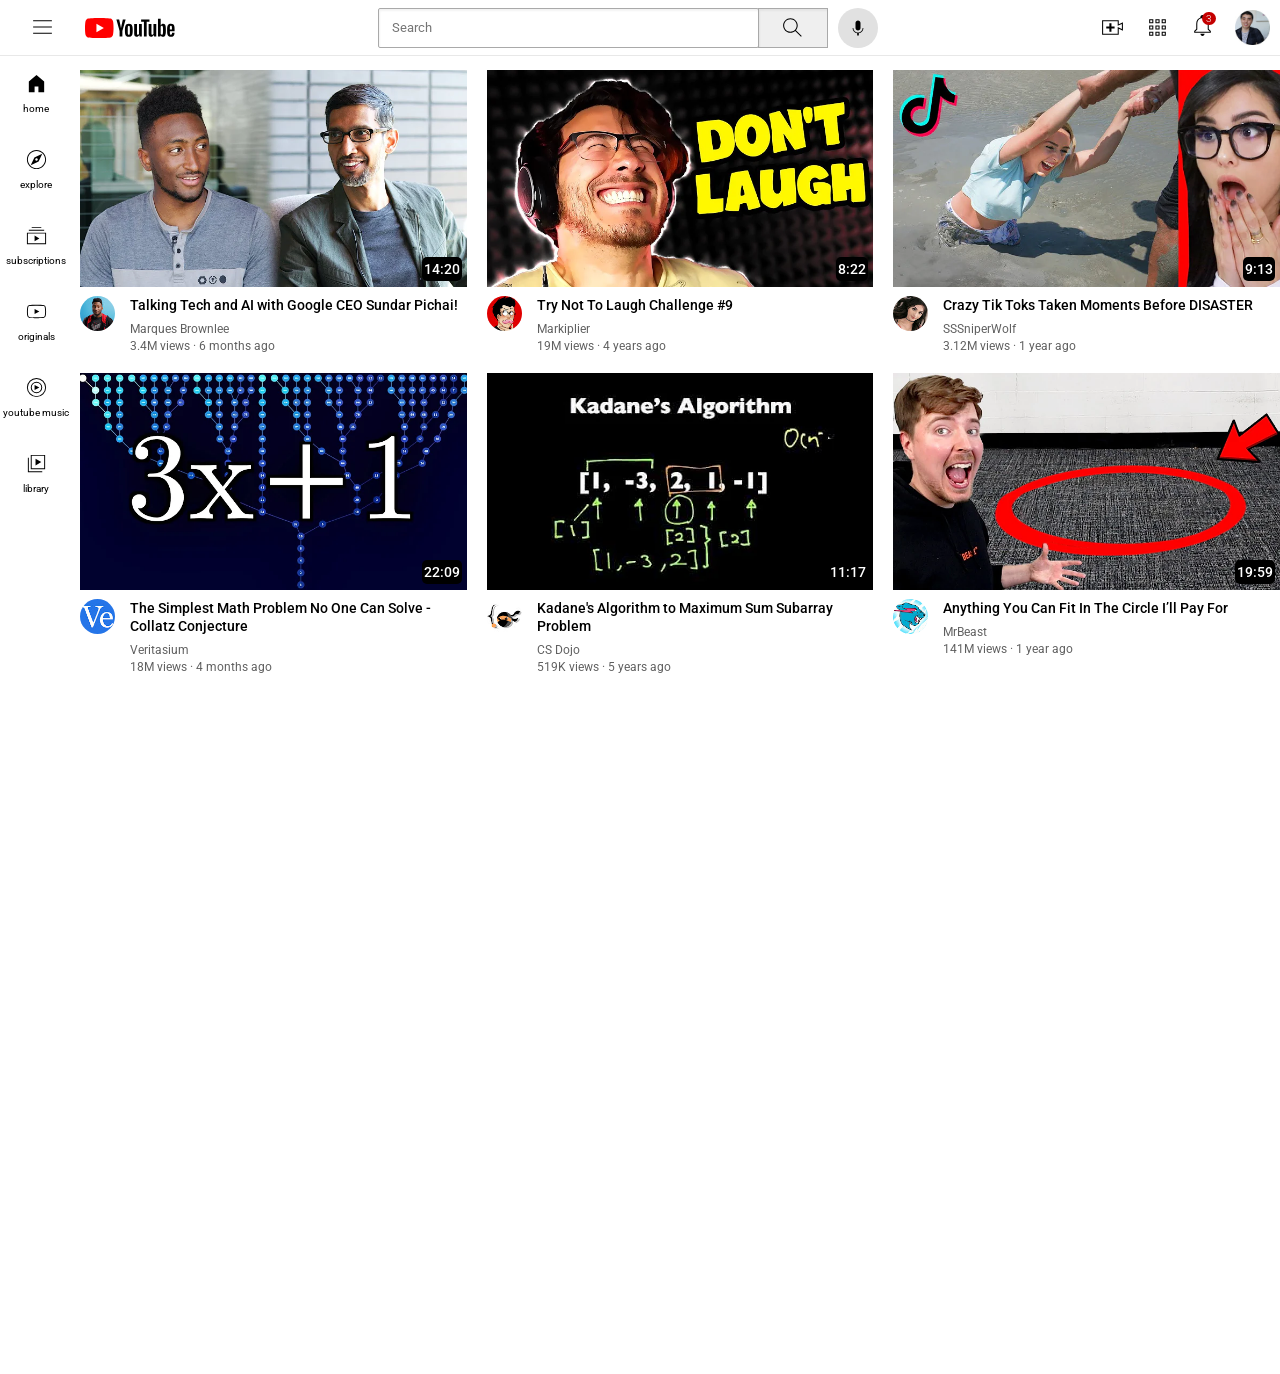
<file: index.html>
<!DOCTYPE html>
<html>
  <head>
    <link rel="preconnect" href="https://fonts.googleapis.com">
<link rel="preconnect" href="https://fonts.gstatic.com" crossorigin>
<link href="https://fonts.googleapis.com/css2?family=Roboto:ital,wght@0,100..900;1,100..900&display=swap" rel="stylesheet">
    <title>Youtube.com clone</title>
   <link rel="stylesheet" href="yt.css">
   
    </head>
    <body style="margin: 0px; padding-bottom:700px; padding-top:60px;">
      
      <div class="header">
        <div class="left-section">
          <img class="hamburger" src="icons/hamburger-menu.svg">
          <img class="yt-logo" src="icons/youtube-logo.svg">
        </div>
        <div class="middle-section">
           <input class="searchbox" type="search" placeholder=" Search">
           <button class="search-button"><img class="search-logo"src="icons/search.svg">
          <div class="tooltip">Search</div>
          </button>
           
           <button class="voice-button"><img class="voice-search-icon"src="icons/voice-search-icon.svg"></button>
        </div>
        <div class="right-section">
          <img src="icons/upload.svg" class="upload-button">
          <img src="icons/youtube-apps.svg" class="apps-button">
          <div class="notification-div"><img class="notifications" src="icons/notifications.svg">
            <p class="notification-count">
              3
            </p>
          </div>
          <img class="my-channel" src="icons/my-channel.jpeg">
        </div>
      </div>
      <div class="sidebar">
        <div class="sidebar-icons"> 
          <img src="icons/home.svg">
          <div>home</div>

        </div>
         <div class="sidebar-icons">
          <img src="icons/explore.svg"> 
          <div>explore</div>
          </div>
          <div class="sidebar-icons">
            <img src="icons/subscriptions.svg"> 
          <div>subscriptions</div>
          </div>

           <div class="sidebar-icons"> 
            <img src="icons/originals.svg">
          <div>originals</div>

           </div>
            <div class="sidebar-icons">
              <img src="icons/youtube-music.svg"> 
          <div>youtube music</div>
          </div>

             <div class="sidebar-icons"> 
              <img src="icons/library.svg">
          <div>library</div>

             </div>
      </div>

     
      <div class="vid-grid">
         <div class="vid">
        <div class="thumbnail-div"> 
          <img class="thumbnail" src="thumbnails/thumbnail-1.webp">
          <div class="vid-time">14:20</div>
        </div>
        <div class="under-thumbnail">
          <div class="pro-pic-div">
            <img src="profile pics/channel-1.jpeg" class="pro-pic">
          </div>
          <div class="vid-info-div">
            <p class="Title">
          Talking Tech and AI with Google CEO Sundar Pichai!
          </p>
          <p class="name">Marques Brownlee</p>
          <p class="info">
          3.4M views · 6 months ago</p>
          </div>
        </div>
  </div>

  <div class="vid">
        <div  class="thumbnail-div"> 
          <img class="thumbnail" src="thumbnails/thumbnail-2.webp">
          <div class="vid-time">8:22</div>
        </div>
        <div class="under-thumbnail">
          <div class="pro-pic-div">
            <img src="profile pics/channel-2.jpeg" class="pro-pic">
          </div>
          <div class="vid-info-div">
            <p class="Title">
          
            Try Not To Laugh Challenge #9
          </p>
          <p class="name">
            Markiplier</p>
          <p class="info">
          19M views · 4 years ago</p>
          </div>
        </div>
  </div>

  <div class="vid">
        <div  class="thumbnail-div"> 
          <img class="thumbnail" src="thumbnails/thumbnail-3.webp">
          <div class="vid-time">9:13</div>
        </div>
        <div class="under-thumbnail">
          <div class="pro-pic-div">
            <img src="profile pics/channel-3.jpeg" class="pro-pic">
          </div>
          <div class="vid-info-div">
            <p class="Title">
          
              Crazy Tik Toks Taken Moments Before DISASTER
          </p>
          <p class="name">SSSniperWolf</p>
          <p class="info">
          3.12M views · 1 year ago</p>
          </div>
        </div>
  </div>

  <div class="vid">
        <div class="thumbnail-div"> 
          <img class="thumbnail" src="thumbnails/thumbnail-4.webp">
          <div class="vid-time">22:09</div>
        </div>
        <div class="under-thumbnail">
          <div class="pro-pic-div">
            <img src="profile pics/channel-4.jpeg" class="pro-pic">
          </div>
          <div class="vid-info-div">
            <p class="Title">
              The Simplest Math Problem No One Can Solve - Collatz Conjecture
          </p>
          <p class="name">
            Veritasium</p>
          <p class="info">
          18M views · 4 months ago</p>
          </div>
        </div>
  </div>

  <div class="vid">
        <div class="thumbnail-div"> 
          <img class="thumbnail" src="thumbnails/thumbnail-5.webp">
          <div class="vid-time">11:17</div>
        </div>
        <div class="under-thumbnail">
          <div class="pro-pic-div">
            <img src="profile pics/channel-5.jpeg" class="pro-pic">
          </div>
          <div class="vid-info-div">
            <p class="Title">
          
              Kadane's Algorithm to Maximum Sum Subarray Problem
          </p>
          <p class="name">CS Dojo</p>
          <p class="info">
          519K views · 5 years ago</p>
          </div>
        </div>
  </div>

  <div class="vid">
        <div class="thumbnail-div"> 
          <img class="thumbnail" src="thumbnails/thumbnail-6.webp">
          <div class="vid-time">19:59</div>
        </div>
        <div class="under-thumbnail">
          <div class="pro-pic-div">
            <img src="profile pics/channel-6.jpeg" class="pro-pic">
          </div>
          <div class="vid-info-div">
            <p class="Title">
          
                      
            Anything You Can Fit In The Circle I’ll Pay For
          </p>
          <p class="name">
            MrBeast</p>
          <p class="info">
          141M views · 1 year ago</p>
          </div>
        </div>
  </div>
      </div>
      
 
      
    </body>

  </html>
</file>
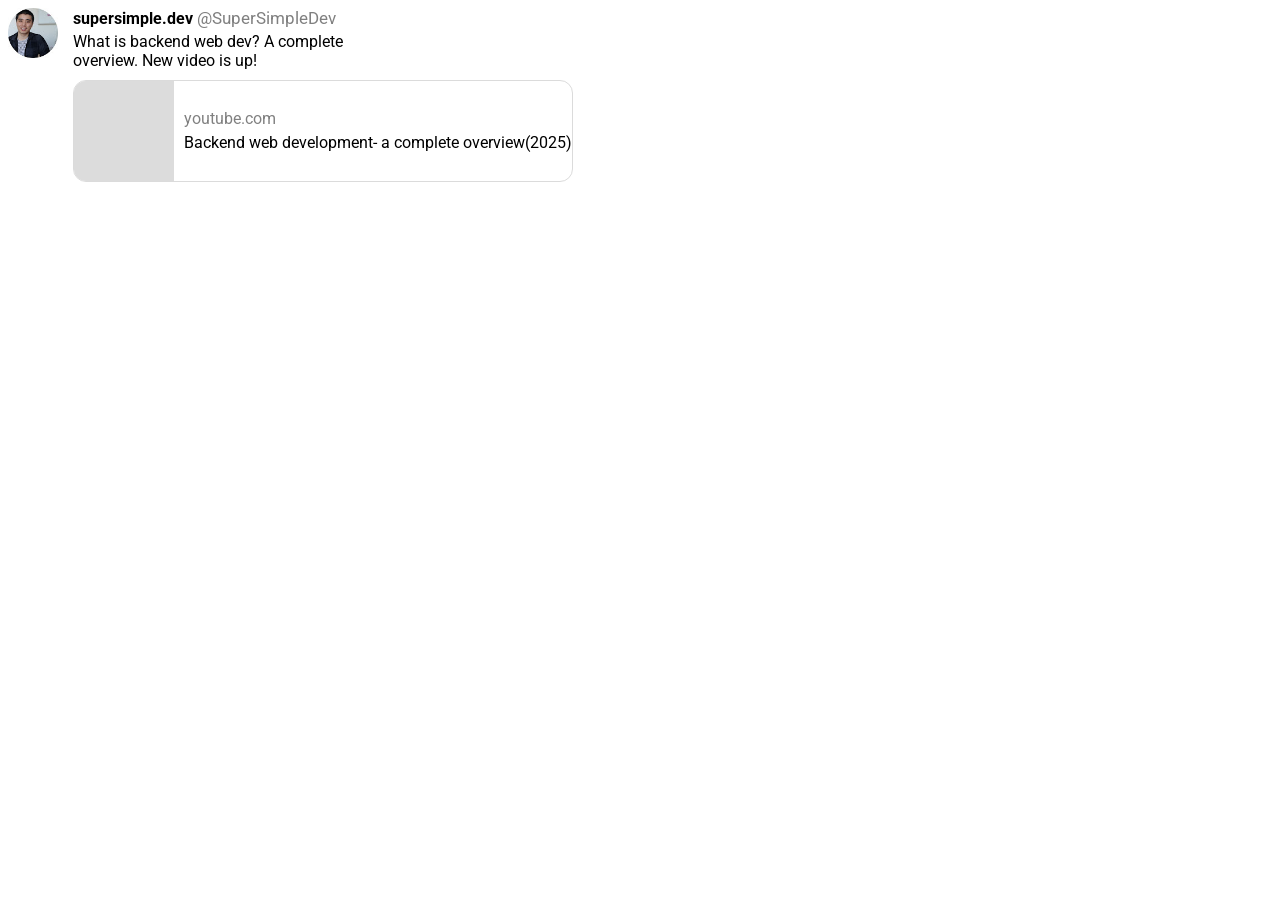
<file: small projects/tweet.html>
<!DOCTYPE html>
<html>
  <head>
    <link rel="preconnect" href="https://fonts.googleapis.com">
<link rel="preconnect" href="https://fonts.gstatic.com" crossorigin>
<link href="https://fonts.googleapis.com/css2?family=Roboto:ital,wght@0,100..900;1,100..900&display=swap" rel="stylesheet">
    <title>tweet</title>
    <style>
      p {
        font-family: Roboto, Arial;
        margin:0px;
      }
      .project{
        display:flex;
        align-items: start;
        
      }
      .pro-pic{
        height:50px;
        margin-right: 15px;
      }
      .thumbnail{
        width: 100px;
    height: 100px;
    background-color: rgb(220, 220, 220);
      }
      
      
      .below-text{
        display:flex;
        margin-top:10px;
        align-items: center;
        column-gap: 10px;
        border-style: solid;
        border-radius: 13px;
        border-width: 1px;
        border-color:rgb(219, 219, 219);
        overflow: hidden;
        
      }
      .yt-link{
        font-family: Roboto;
        color:gray;
        margin-bottom:5px;
        

      }
      .mention{
        font-size: 17px;
        color:grey;
        
      }
      .creator-info{
        margin-bottom: 4px;
      }
      .beside-grey{
        flex:1;
      }

    </style>
  </head>
  <body>
    <div class="project">
      <img src="my-channel.jpeg" class="pro-pic">
      <div class="beside-pic">
        <p class="creator-info"><b>supersimple.dev</b> <span class="mention">@SuperSimpleDev</span></p>
        <p style="width: 280px;">What is backend web dev? A complete overview. New video is up!</p>
       <div class="below-text">
       <div class="thumbnail"> </div>
        <div class="beside-grey">
        <p href="https://youtube.com" class="yt-link">youtube.com</p>
        <p style=" line-height: 20px;">Backend web development- a complete overview(2025) </p>
        </div>
       </div>
      </div>
    </div>
  </body>
</html>
</file>
<file: yt.css>
body{
      padding-left:80px;
    }
    .thumbnail
    {
      width: 100%;
      margin-top:10px;
      margin-bottom:5px;

    }
    .searchbox{
      
      flex:1;
      height:40px;
      border-radius: 2px;
      box-shadow:inset 1px 2px 2px rgba(0,0,0,0.05);
      border: solid;
      border-width: 1px;
      border-color: rgb(169, 169, 169);
      padding-left: 10px;;
      width: 0px;

     
    }
    .searchbox::placeholder{
      font-family: Roboto, Arial;
      margin: 0px;;
    }
    p{
      font-family: Roboto,Arial;
      margin:0px;
    }
    .Title{
      font-weight: 500;
      width: 100%;
      font-size:14px;
      margin-top:0px;
      margin-bottom: 8px;
      line-height:18px;
      
    }
    .name{
      color: #606060;
      font-size: 12px;
      margin-bottom:3px;
    }
    .info{
      color: #606060;
      font-size: 12px;
    }
    .vid{
     
    }
    .pro-pic-div{
      
    
    }
    .vid-info-div{
      
    }
    .pro-pic{
      border-radius: 50px;
      width: 35px;
      vertical-align: top;
    }
    .under-thumbnail{
      display:grid;
      grid-template-columns: 50px 1fr;

    }
    .vid-grid{
      display:grid;
      grid-template-columns:1fr 1fr 1fr ;
      column-gap: 20px;
      row-gap:10px;

    }
    .header {
      display: flex;
      justify-content:space-between;
      height: 55px;
      position:fixed;
      top:0px;
      left:0px;
      right:0px;
      background-color: white;
      border-bottom-width: 1px;
      border-bottom-style: solid;
      border-bottom-color: rgb(232, 232, 232);
    }
    .left-section {
      
      
      display:flex;
      align-items: center;
      margin-right: 30px;
    }
    .middle-section {
      
      flex:1;
      max-width: 500px;
      display: flex;
      align-items: center;
      margin-right:50px;
    }
    .right-section {
      
      width: 180px;
    }
    .hamburger {
      width: 25px;
      margin-left: 30px;
      margin-right: 30px;
    }
    .yt-logo{
      width:90px;
    }
    .search-logo{
      width:25px;
      
      
    }
    .voice-search-icon{
      width:20px;
      height:20px;


    }
    .search-button{
      height:40px;
      width: 70px;;
      margin-left:-1px;
      padding-left:10px;
      padding-right:10px;
     border-color: rgb(169, 169, 169);
      border-style: solid;
      border-width: 1px;;
       box-shadow:inset 1px 2px 2px rgba(0,0,0,0.05);
       padding-top:4px;
       position: relative;
    }
    .search-button .tooltip{
      position: absolute;
      background-color: gray;
      color: white;
      padding:5px 7px; 
       bottom:-40px;
       opacity:0;
       transition:opacity 0.5s;
       pointer-events: none;
    }
    .search-button:hover .tooltip{
      opacity: 1;

    }
    .voice-button{
      height:40px;
      width: 40px;
      border-radius: 20px;
      margin-left:10px;
      border:none ;
      background-color: rgb(225, 225, 225);
      padding-top:4px;
    }
   .right-section{
    display:flex;
    justify-content: space-between;
    align-items: center;
    flex-shrink:0;

   }
   .upload-button , .apps-button {
    width:25px;
   }
   .notifications{
    width:25px;
   }
   .my-channel{
    width: 35px;
    height: 35px;
   
    padding-right: 10px;
   }
   .sidebar{
    
    position:fixed;
    top:55px;
    left:0px;
    bottom: 0px;
    width:72px;
   }
   .thumbnail-div{
    position: relative;
   }
   .vid-time{
    position: absolute;
    right: 5px;
    bottom: 15px;
    background-color: black;
    color: white;
    font-family: Roboto , arial;
    font-weight: 500;
    font-size: 14px;
    padding: 4px 2px 4px 2px;
    border-radius: 5px;

   }
   .header{
    z-index: 2;
   }
   .sidebar-icons{
    
    height: 76px;
    display: flex;
    flex-direction: column;
    align-items: center;
    justify-content: center;
    
    
   
   }
   .sidebar-icons img{
    height:23px;
    margin-bottom: 8px;;
   }
   .sidebar-icons div{
    font-size: 10px;;
    font-family: roboto , arial;
   }
   
   .sidebar-icons:hover{
    background-color: rgb(227, 227, 227);
    cursor: pointer;
   }
   .notification-div{
    position: relative;
   }
   .notification-count{
    position:absolute;
    top:-1px;
    right:-1px;
    background-color: rgb(196, 0, 0);
    font-size: 10px;
    padding:1px 4px;
    border-radius: 15px;
    color: white;
    font-weight: 300;
     
    
   }
</file>
